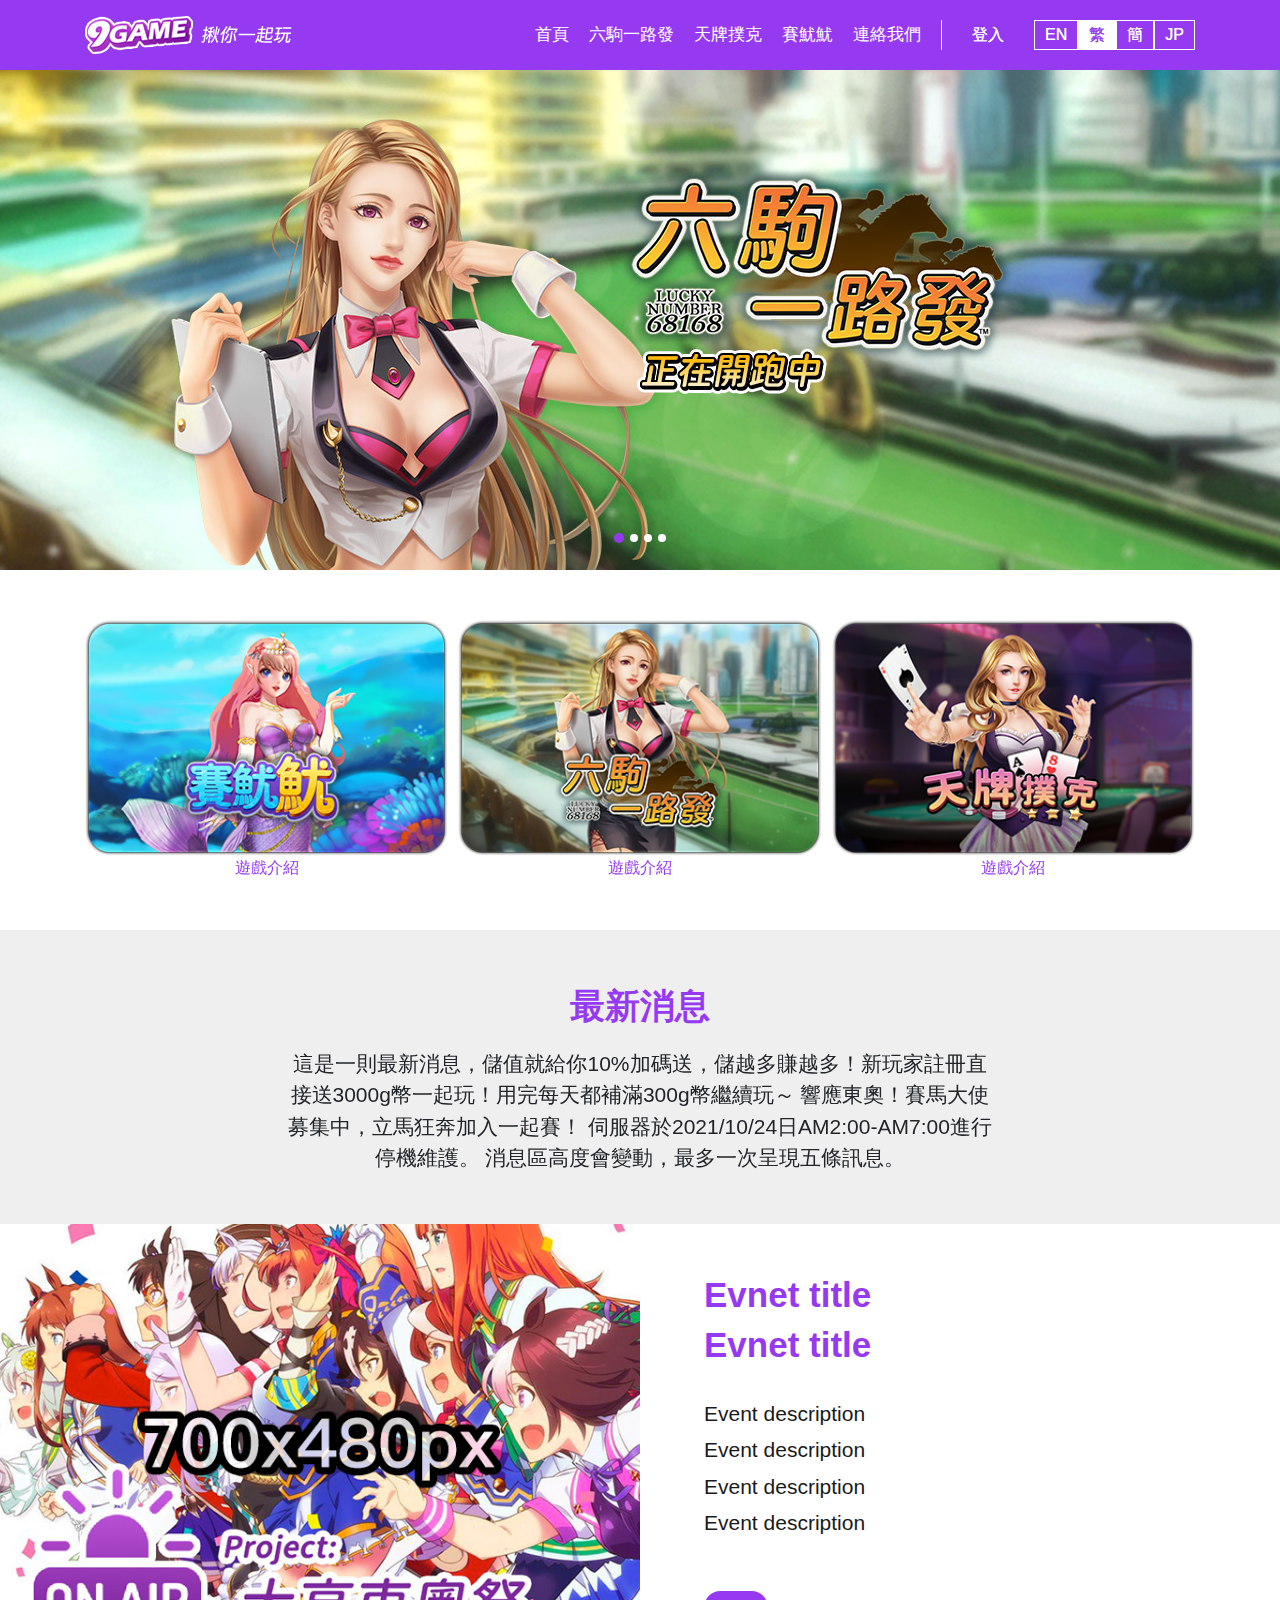
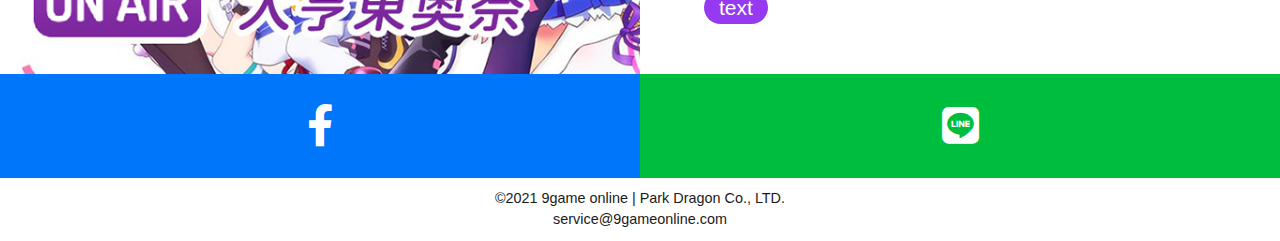
<file: index.html>
<!DOCTYPE html>
<html lang="en">

<head>
  <meta charset="UTF-8">
  <meta name="viewport" content="width=device-width, initial-scale=1.0">

  <link rel="stylesheet" href="css/bootstrap.css">
  <link rel="stylesheet" href="css/custom.css">
  <link rel="stylesheet" href="css/all.css">
  <title>Document</title>
</head>

<body>
  <div class="wrapper">
    <div id="header_fullwidth" class="header">
      <div class="d-flex flex-wrap justify-content-between container">
        <div class="logo">
          <a href="index.html"><img src="images/logo.png"></a>
        </div>
        <div id="header" class="header__nav">
            <div id="nav-border">
              <button class="mobileNav__btn d-lg-none close"></button>
              <div  class="header__topNav">
                <button class="mobileNav--Closebtn d-lg-none d-block"><i class="fas fa-times"></i></button>
                <ul class="order-lg-1 order-2">
                  <li><a href="index.html">首頁</a></li>
                  <li><a href="game.html">六駒一路發</a></li>
                  <li><a href="game.html">天牌撲克</a></li>
                  <li><a href="game.html">賽魷魷</a></li>
                  <li><a href="contact.html">連絡我們</a></li>
                </ul>
                <ul class="user__area order-lg-2 order-3">
                  <li class="login--btn"><button  type="button" data-toggle="modal" data-target="#LoginModal">登入</button></li>
                  
                  <li class="deposit--Btn"><button  type="button" data-toggle="modal" data-target="#DepositModal">儲值</button></li>
                  <li class="ChageName--btn"><button  type="button" data-toggle="modal" data-target="#ChangeNameModal">勇者<span>[300g]</span></button></li>
                  <li class="deposit--Btn"><button  id="logout" type="button">登出</button></li>
                </ul>
                <div class="lang order-lg-3 order-1">
                  <ul id="LangList">
                    <li><button>EN</button></li>
                    <li class="active"><button >繁</button></li>
                    <li><button>簡</button></li>
                    <li><button>JP</button></li>
                  </ul>
                </div>
              </div>
              <button class="mobileNav--close"></button>
            </div>  
        </div>
      </div>
    </div>
    <div class="index_slider owl-carousel owl-theme">
      <div class="item" style="background-image: url('images/zh-tw/index_banner_01.jpg');"></div>
      <div class="item" style="background-image: url('images/zh-tw/index_banner_02.jpg');"></div>
      <div class="item" style="background-image: url('images/zh-tw/play-9poker.jpg');"></div>
      <div class="item" style="background-image: url('images/zh-tw/play-68168.jpg');"></div>
    </div>
    <section class="main">
      <div class="container">
        <div class="game_slider owl-carousel owl-theme">
          <div class="item">
            <a href="game.html">
              <img src="images/game/0032.png" alt="">
              <p>遊戲介紹</p>
            </a>
          </div>
          <div class="item">
            <a href="game.html">
              <img src="images/game/0031.png" alt="">
              <p>遊戲介紹</p>
            </a>
          </div>
          <div class="item">
            <a href="game.html">
              <img src="images/game/0026.png" alt="">
              <p>遊戲介紹</p>
            </a>
          </div>
        </div>
      </div>
      <div class="newsSlider">
        <div class="container">
          <div class="title">最新消息</div>
          <div class="newsSlider__Slider owl-carousel owl-theme">
            <div class="item">
              <div class="col-lg-8 offset-lg-2">
                <p>這是一則最新消息，儲值就給你10%加碼送，儲越多賺越多！
                  ​新玩家註冊直接送3000g幣一起玩！用完每天都補滿300g幣繼續玩～
                  響應東奧！賽馬大使募集中，立馬狂奔加入一起賽！
                  伺服器於2021/10/24日AM2:00-AM7:00進行停機維護。
                  消息區高度會變動，最多一次呈現五條訊息。</p>
              </div>
            </div>
          </div>
        </div>
      </div>
      <div class="indexInfo">
        <div class="p-0 indexInfo--pic d-lg-block d-none" style="background-image: url('images/demo.png');"></div>
        <div class="p-0 indexInfo--pic d-block d-lg-none" style="background-image: url('images/demo_m.png');"></div>
        <div class="col-lg-6 col-12 p-0">
          <div class="indexInfo__textContent">
            <h3 class="indexInfo--title">
              Evnet title
            </h3>
            <h3 class="indexInfo--title">
              Evnet title
            </h3>
            <br>
            <p class="indexInfo--text">Event description</p>
            <p class="indexInfo--text">Event description</p>
            <p class="indexInfo--text">Event description</p>
            <p class="indexInfo--text">Event description</p>
            <br>
            <br>
             <a href="#" class="defult_btn2">text</a>
          </div>
        </div>
      </div>
      <div class="social__area">
        <a href="https://www.facebook.com/9gameonline" target="_blank" class="col-6 social--item social--fb"><i class="fab fa-facebook-f"></i></a>
        <a href="https://lin.ee/tvqjr5u" target="_blank" class="col-6 social--item social--line"><i class="fab fa-line"></i></a>
      </div>
    </section>
    <div id="footer" class="footer">
      <div class="container">
          <div class="col-12">
            <div class="copyright">
              <div class="d-flex flex-wrap">
                <div class="col-12  order-lg-1 order-2 mt-1 mt-lg-0 p-0">
                  <p class="text-center">©2021 9game online | Park Dragon Co., LTD.</p>
                  <p class="text-center"> <a href="">service@9gameonline.com</a> </p>
                </div>
              </div>
            </div>
          </div>
      </div>
    </div>
  </div>
  <div class="modal fade " id="LoginModal" tabindex="-1" role="dialog" aria-labelledby="LoginModalLabel"
    aria-hidden="true">
    <div class="modal-dialog  modal-sm">
      <div class="modal-content">
        <div class="modal-header">
          <h5 class="modal-title" id="LoginModalLabel">會員登入</h5>
          <button type="button" class="close" data-dismiss="modal" aria-label="Close">
            <span aria-hidden="true">&times;</span>
          </button>
        </div>
        <div class="modal-body d-flex justify-content-center">
          <ul class="loginIcon ">
            <li >
              <button><img src="images/icon/google.png" alt="" data-dismiss="modal"></button>
            </li>
            <li >
              <button><img src="images/icon/facebook.png" alt="" data-dismiss="modal"></button>
            </li>
          </ul>
        </div>
        <div class="modal-footer flex-column">
          <div class="d-flex flex-row">
            <input type="checkbox" name="cc" />
            <button data-toggle="modal" data-target="#TermsModal">我同意使用者條款</button>
          </div>
          <button type="button" class="defult_btn" data-dismiss="modal">取消</button>
        </div>
      </div>
    </div>
  </div>
  <div class="modal fade" id="TermsModal" tabindex="-1" role="dialog" aria-labelledby="TermsModalLabel" aria-hidden="true">
    <div class="modal-dialog terms modal-md">
      <div class="modal-content">
        <div class="modal-header">
          <!-- <h5 class="modal-title">點數儲值</h5>
          <h5 class="modal-title">選擇Gash金額</h5> -->
          <h5 class="modal-title">使用者條款</h5>
          <button type="button" class="close" data-dismiss="modal" aria-label="Close">
            <span aria-hidden="true">&times;</span>
          </button>
        </div>
        <div class="modal-body">
          <div class="terms_box">
            <iframe src="https://www.lipsum.com/feed/html" width="100%" frameborder="0"></iframe>
          </div>  
          
        </div>
        <div class="modal-footer">
          <button type="button" class="defult_btn" data-dismiss="modal">關閉</button>
        </div>
      </div>
    </div>
  </div>
  <div class="modal fade" id="DepositModal" tabindex="-1" role="dialog" aria-labelledby="DepositModalLabel" aria-hidden="true" >
    <div class="modal-dialog deposit modal-sm">
      <div class="modal-content">
        <div class="modal-header">
          <!-- <h5 class="modal-title">點數儲值</h5>
          <h5 class="modal-title">選擇Gash金額</h5> -->
          <h5 class="modal-title">儲值Gash金額</h5>
          <button type="button" class="close" data-dismiss="modal" aria-label="Close">
            <span aria-hidden="true">&times;</span>
          </button>
        </div>
        <div class="modal-body">
          <ul class=" deposit__list ">
            <li>
              <button><img src="images/icon/gash.png" alt=""></button>
            </li>
            <li >
              <button><img src="images/icon/mycard.png" alt=""></button>
            </li>
          </ul>
          <ul class="deposit__MoneyList">
            <li>
              <button type="button">
                <ul class="deposit__MoneyItem">
                  <li>$50</li>
                  <li><span class="text-red"><i class="fas fa-caret-right"></i></span></li>
                  <li>5,000g</li>
                </ul>
              </button>
            </li>
            <li>
              <button type="button">
                <ul class="deposit__MoneyItem">
                  <li>$100</li>
                  <li><span class="text-red"><i class="fas fa-caret-right"></i></span></li>
                  <li>10,000g</li>
                </ul>
              </button>
            </li>
            <li>
              <button type="button">
                <ul class="deposit__MoneyItem">
                  <li>$150</li>
                  <li><span class="text-red"><i class="fas fa-caret-right"></i></span></li>
                  <li>15,000g</li>
                </ul>
              </button>
            </li>
            <li>
              <button type="button">
                <ul class="deposit__MoneyItem">
                  <li>$300</li>
                  <li><span class="text-red"><i class="fas fa-caret-right"></i></span></li>
                  <li>31,500g</li>
                </ul>
              </button>
            </li>
            <li>
              <button type="button">
                <ul class="deposit__MoneyItem">
                  <li>$500</li>
                  <li><span class="text-red"><i class="fas fa-caret-right"></i></span></li>
                  <li>55,000g</li>
                </ul>
              </button>
            </li>
            <li>
              <button type="button">
                <ul class="deposit__MoneyItem">
                  <li>$1000</li>
                  <li><span class="text-red"><i class="fas fa-caret-right"></i></span></li>
                  <li>110,000g</li>
                </ul>
              </button>
            </li>
            <li>
              <button type="button">
                <ul class="deposit__MoneyItem">
                  <li>$3000</li>
                  <li><span class="text-red"><i class="fas fa-caret-right"></i></span></li>
                  <li>345,000g</li>
                </ul>
              </button>
            </li>
            <li>
              <button type="button">
                <ul class="deposit__MoneyItem">
                  <li>$5000</li>
                  <li><span class="text-red"><i class="fas fa-caret-right"></i></span></li>
                  <li>600,000g</li>
                </ul>
              </button>
            </li>
          </ul>
          <ul class="deposit__info1 text-white">
            <li><span>遊戲：</span>9ＧameOnline</li>
            <li><span>帳號：</span>勇者</li>
            <li><span>金額：</span>＄300</li>
          </ul>
          <ul class="deposit__info2 text-white">
            <li>儲值成功</li>
            <li><span>目前餘額：</span>300,000g</li>
          </ul>
          <ul class="deposit__info3 text-white">
            <li>儲值失敗</li>
            <li><span>目前餘額：</span>＄0</li>
          </ul>
        </div>
        <div class="modal-footer flex-row">
          <button type="button" id="clear" class="defult_btn">取消</button>
          <button type="button" id="submit" class="defult_btn">確定</button>
        </div>
      </div>
    </div>
  </div>
  <div class="modal fade" id="ChangeNameModal" tabindex="-1" role="dialog" aria-labelledby="ChangeNameModalLabel"
    aria-hidden="true" >
    <div class="modal-dialog  modal-sm">
      <div class="modal-content">
        <div class="modal-header">
          <h5 class="modal-title" id="ChangeNameModalLabel">更改暱稱</h5>
          <button type="button" class="close" data-dismiss="modal" aria-label="Close">
            <span aria-hidden="true">&times;</span>
          </button>
        </div>
        <div class="modal-body">
          <ul class="d-flex flex-wrap justify-content-center">
            <li>
             <button class="inputText"><i class="fas fa-pen mr-1"></i><span>女神ＡＡＡ</span></button>
            </li>
            <li class="inputBox" >
               <input type="text" id="nickName" placeholder="請輸入名稱">
            </li>
          </ul>
        </div>
        <div class="modal-footer flex-row">
          <button type="button" class="defult_btn" id="reset" >清除</button>
          <button type="button" class="defult_btn" data-dismiss="modal">確定</button>
        </div>
      </div>
    </div>
  </div>
  <script src="https://code.jquery.com/jquery-3.5.1.slim.min.js"></script>
  <!-- <script src="https://ajax.googleapis.com/ajax/libs/jquery/1.3.2/jquery.min.js"></script> -->
  <script src="https://cdn.jsdelivr.net/npm/popper.js@1.16.1/dist/umd/popper.min.js"></script>
  <script src="https://cdn.jsdelivr.net/npm/bootstrap@4.6.0/dist/js/bootstrap.min.js"></script>
  <!-- <script src="scripts/bootstrap.js"></script>
  <script src="scripts/bootstrap.bundle.js"></script> -->
  <script src="scripts/owl.carousel.js"></script>
  <script src="scripts/owl.carousel.js"></script>

  <script src="scripts/custom.js"></script>
  <div id="fb-root"></div>
  <script>
      window.fbAsyncInit = function() { FB.init({
      xfbml : true,
      version : 'v11.0' });
      };
      (function(d, s, id) {
      var js, fjs = d.getElementsByTagName(s)[0];
      if (d.getElementById(id)) return;
      js = d.createElement(s); js.id = id;
      js.src = 'https://connect.facebook.net/zh_TW/sdk/xfbml.customerchat.js'; fjs.parentNode.insertBefore(js, fjs);
      }(document, 'script', 'facebook-jssdk'));</script>
      <!-- Your Chat Plugin code --> <div class="fb-customerchat"
      attribution="setup_tool"
      page_id="104167105257980"> </div>
</body>

</html>
</file>
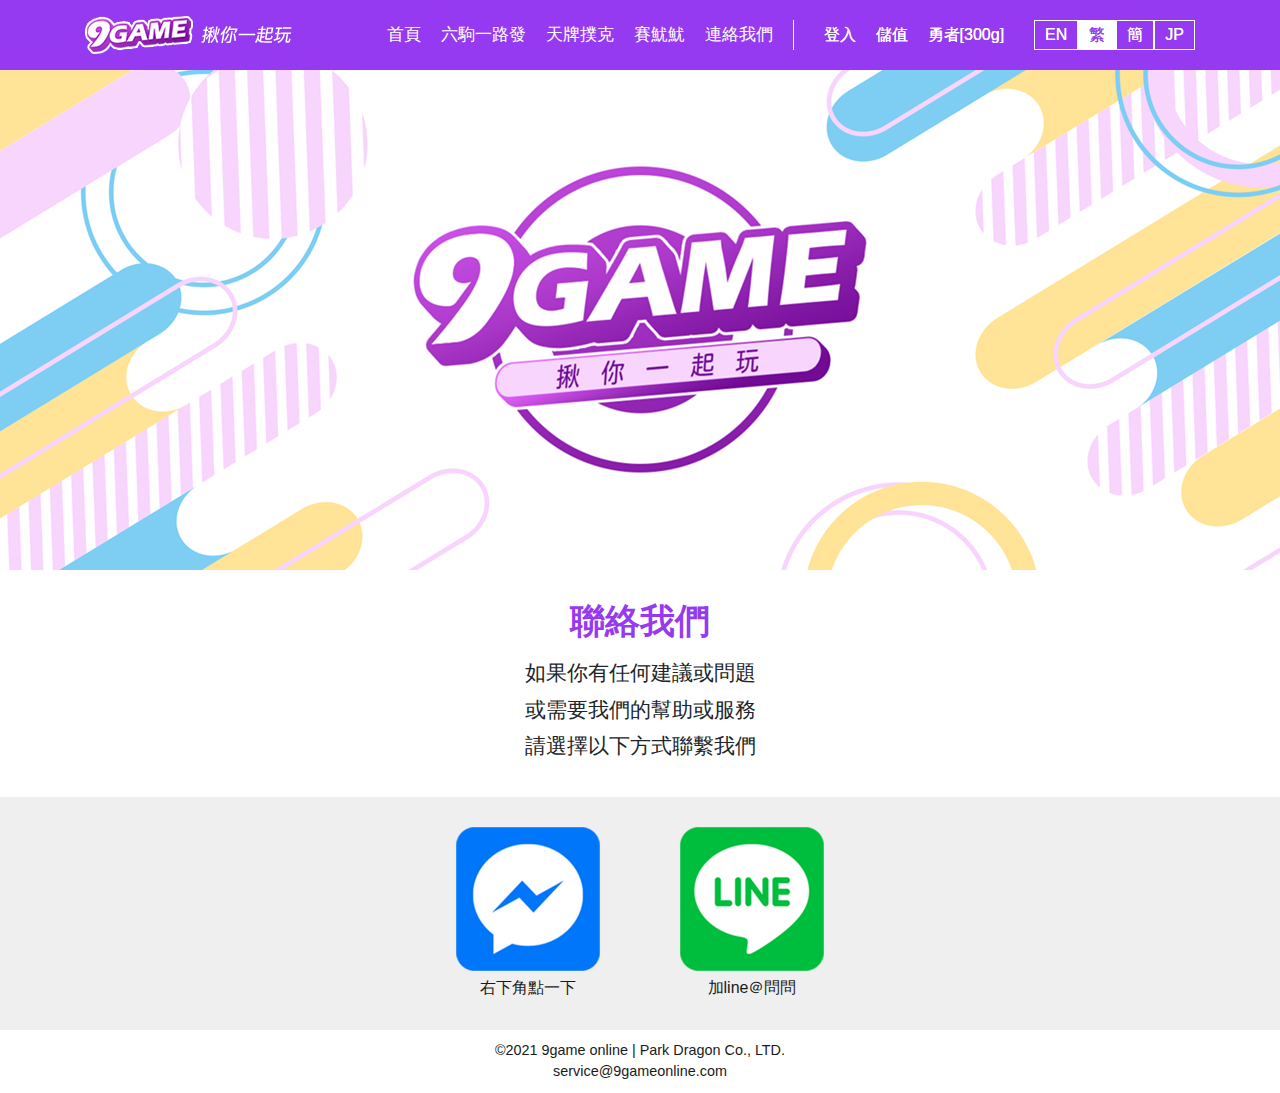
<file: contact.html>
<!DOCTYPE html>
<html lang="en">

<head>
  <meta charset="UTF-8">
  <meta name="viewport" content="width=device-width, initial-scale=1.0">

  <link rel="stylesheet" href="css/bootstrap.css">
  <link rel="stylesheet" href="css/custom.css">
  <link rel="stylesheet" href="css/all.css">
  <title>Document</title>
</head>

<body>
  <div class="wrapper">
    <div id="header_fullwidth" class="header">
      <div class="d-flex flex-wrap justify-content-between container">
        <div class="logo">
          <a href="index.html"><img src="images/logo.png"></a>
        </div>
        <div id="header" class="header__nav">
          <div id="nav-border">
            <button class="mobileNav__btn d-lg-none close"></button>
            <div class="header__topNav">
              <button class="mobileNav--Closebtn d-lg-none d-block"><i class="fas fa-times"></i></button>
              <ul class="order-lg-1 order-2">
                <li><a href="index.html">首頁</a></li>
                <li><a href="game.html">六駒一路發</a></li>
                <li><a href="game.html">天牌撲克</a></li>
                <li><a href="game.html">賽魷魷</a></li>
                <li><a href="contact.html">連絡我們</a></li>
              </ul>
              <ul class="user__area order-lg-2 order-3">
                <li><button type="button" data-toggle="modal" data-target="#LoginModal">登入</button></li>
                <li><button type="button" data-toggle="modal" data-target="#DepositModal">儲值</button></li>
                <li><button type="button" data-toggle="modal"
                    data-target="#ChangeNameModal">勇者<span>[300g]</span></button></li>
              </ul>
              <div class="lang order-lg-3 order-1">
                <ul id="LangList">
                  <li><button>EN</button></li>
                  <li class="active"><button>繁</button></li>
                  <li><button>簡</button></li>
                  <li><button>JP</button></li>
                </ul>
              </div>
            </div>

            <button class="mobileNav--close"></button>

          </div>
        </div>
      </div>
    </div>

    <section class="main">
      <div class="content">
        <div class="titleBanner" style="background-image: url('images/contactBanner.png');"></div>
        <div class="container">
          <div class="d-flex justify-content-center align-items-center flex-column content__area">
            <h3 class="title text-theme">聯絡我們</h3>
            <div class="col-md-6">
              <p class="text-center">如果你有任何建議或問題</p>
              <p class="text-center">或需要我們的幫助或服務</p>
              <p class="text-center">請選擇以下方式聯繫我們</p>
            </div>
          </div>
        </div>
        <div class="social__inner">
          <ul>
            <li class="social--messenger">
                <img src="images/icon/contact_messenger.png" alt="">
                <span>右下角點一下</span>
            </li>
            <li class="social--lineicon">
              <a href="https://lin.ee/tvqjr5u" target="_blank">
                <img src="images/icon/contact_line.png" alt="">
                <span>加line＠問問</span>
              </a>
            </li>
          </ul>
        </div>


    </section>

    <div id="footer" class="footer">
      <div class="container">

        <div class="col-12">
          <div class="copyright">
            <div class="d-flex flex-wrap">
              <div class="col-12  order-lg-1 order-2 mt-1 mt-lg-0 p-0">
                <p class="text-center">©2021 9game online | Park Dragon Co., LTD.</p>
                <p class="text-center"> <a href="">service@9gameonline.com</a> </p>
              </div>
            </div>
          </div>
        </div>
      </div>
    </div>
  </div>
  <div class="modal fade " id="LoginModal" tabindex="-1" role="dialog" aria-labelledby="LoginModalLabel"
    aria-hidden="true">
    <div class="modal-dialog  modal-sm">
      <div class="modal-content">
        <div class="modal-header">
          <h5 class="modal-title" id="LoginModalLabel">會員登入</h5>
          <button type="button" class="close" data-dismiss="modal" aria-label="Close">
            <span aria-hidden="true">&times;</span>
          </button>
        </div>
        <div class="modal-body d-flex justify-content-center">
          <ul class="loginIcon ">
            <li>
              <button><img src="images/icon/google.png" alt="" data-dismiss="modal"></button>
            </li>
            <li>
              <button><img src="images/icon/facebook.png" alt="" data-dismiss="modal"></button>
            </li>
          </ul>
        </div>
        <div class="modal-footer flex-column">
          <div class="d-flex flex-row">
            <input type="checkbox" name="cc" />
            <button data-toggle="modal" data-target="#TermsModal">我同意使用者條款</button>
          </div>
          <button type="button" class="defult_btn" data-dismiss="modal">取消</button>
        </div>
      </div>
    </div>
  </div>
  <div class="modal fade" id="TermsModal" tabindex="-1" role="dialog" aria-labelledby="TermsModalLabel"
    aria-hidden="true">
    <div class="modal-dialog terms modal-md">
      <div class="modal-content">
        <div class="modal-header">
          <!-- <h5 class="modal-title">點數儲值</h5>
        <h5 class="modal-title">選擇Gash金額</h5> -->
          <h5 class="modal-title">使用者條款</h5>
          <button type="button" class="close" data-dismiss="modal" aria-label="Close">
            <span aria-hidden="true">&times;</span>
          </button>
        </div>
        <div class="modal-body">
          <div class="terms_box">
            <iframe src="https://www.lipsum.com/feed/html" width="100%" frameborder="0"></iframe>
          </div>

        </div>
        <div class="modal-footer">
          <button type="button" class="defult_btn" data-dismiss="modal">關閉</button>
        </div>
      </div>
    </div>
  </div>
  <div class="modal fade" id="DepositModal" tabindex="-1" role="dialog" aria-labelledby="DepositModalLabel"
    aria-hidden="true">
    <div class="modal-dialog deposit modal-sm">
      <div class="modal-content">
        <div class="modal-header">
          <!-- <h5 class="modal-title">點數儲值</h5>
        <h5 class="modal-title">選擇Gash金額</h5> -->
          <h5 class="modal-title">儲值Gash金額</h5>
          <button type="button" class="close" data-dismiss="modal" aria-label="Close">
            <span aria-hidden="true">&times;</span>
          </button>
        </div>
        <div class="modal-body">
          <ul class=" deposit__list ">
            <li>
              <button><img src="images/icon/gash.png" alt=""></button>
            </li>
            <li>
              <button><img src="images/icon/mycard.png" alt=""></button>
            </li>
          </ul>
          <ul class="deposit__MoneyList">
            <li>
              <button type="button">
                <ul class="deposit__MoneyItem">
                  <li>$50</li>
                  <li><span class="text-red"><i class="fas fa-caret-right"></i></span></li>
                  <li>5,000g</li>
                </ul>
              </button>
            </li>
            <li>
              <button type="button">
                <ul class="deposit__MoneyItem">
                  <li>$100</li>
                  <li><span class="text-red"><i class="fas fa-caret-right"></i></span></li>
                  <li>10,000g</li>
                </ul>
              </button>
            </li>
            <li>
              <button type="button">
                <ul class="deposit__MoneyItem">
                  <li>$150</li>
                  <li><span class="text-red"><i class="fas fa-caret-right"></i></span></li>
                  <li>15,000g</li>
                </ul>
              </button>
            </li>
            <li>
              <button type="button">
                <ul class="deposit__MoneyItem">
                  <li>$300</li>
                  <li><span class="text-red"><i class="fas fa-caret-right"></i></span></li>
                  <li>31,500g</li>
                </ul>
              </button>
            </li>
            <li>
              <button type="button">
                <ul class="deposit__MoneyItem">
                  <li>$500</li>
                  <li><span class="text-red"><i class="fas fa-caret-right"></i></span></li>
                  <li>55,000g</li>
                </ul>
              </button>
            </li>
            <li>
              <button type="button">
                <ul class="deposit__MoneyItem">
                  <li>$1000</li>
                  <li><span class="text-red"><i class="fas fa-caret-right"></i></span></li>
                  <li>110,000g</li>
                </ul>
              </button>
            </li>
            <li>
              <button type="button">
                <ul class="deposit__MoneyItem">
                  <li>$3000</li>
                  <li><span class="text-red"><i class="fas fa-caret-right"></i></span></li>
                  <li>345,000g</li>
                </ul>
              </button>
            </li>
            <li>
              <button type="button">
                <ul class="deposit__MoneyItem">
                  <li>$5000</li>
                  <li><span class="text-red"><i class="fas fa-caret-right"></i></span></li>
                  <li>600,000g</li>
                </ul>
              </button>
            </li>
          </ul>
          <ul class="deposit__info1 text-white">
            <li><span>遊戲：</span>9ＧameOnline</li>
            <li><span>帳號：</span>勇者</li>
            <li><span>金額：</span>＄300</li>
          </ul>
          <ul class="deposit__info2 text-white">
            <li>儲值成功</li>
            <li><span>目前餘額：</span>300,000g</li>
          </ul>
          <ul class="deposit__info3 text-white">
            <li>儲值失敗</li>
            <li><span>目前餘額：</span>＄0</li>
          </ul>
        </div>
        <div class="modal-footer flex-row">
          <button type="button" id="clear" class="defult_btn">取消</button>
          <button type="button" id="submit" class="defult_btn">確定</button>
        </div>
      </div>
    </div>
  </div>
  <div class="modal fade" id="ChangeNameModal" tabindex="-1" role="dialog" aria-labelledby="ChangeNameModalLabel"
    aria-hidden="true">
    <div class="modal-dialog  modal-sm">
      <div class="modal-content">
        <div class="modal-header">
          <h5 class="modal-title" id="ChangeNameModalLabel">更改暱稱</h5>
          <button type="button" class="close" data-dismiss="modal" aria-label="Close">
            <span aria-hidden="true">&times;</span>
          </button>
        </div>
        <div class="modal-body">
          <ul class="d-flex flex-wrap justify-content-center">
            <li>
              <button class="inputText"><i class="fas fa-pen mr-1"></i><span>女神ＡＡＡ</span></button>
            </li>
            <li class="inputBox">
              <input type="text" id="nickName" placeholder="請輸入名稱">
            </li>
          </ul>
        </div>
        <div class="modal-footer flex-row">
          <button type="button" class="defult_btn" id="reset">清除</button>
          <button type="button" class="defult_btn" data-dismiss="modal">確定</button>
        </div>
      </div>
    </div>
  </div>
  <script src="https://code.jquery.com/jquery-3.5.1.slim.min.js"></script>
  <!-- <script src="https://ajax.googleapis.com/ajax/libs/jquery/1.3.2/jquery.min.js"></script> -->
  <script src="https://cdn.jsdelivr.net/npm/popper.js@1.16.1/dist/umd/popper.min.js"></script>
  <script src="https://cdn.jsdelivr.net/npm/bootstrap@4.6.0/dist/js/bootstrap.min.js"></script>
  <!-- <script src="scripts/bootstrap.js"></script>
  <script src="scripts/bootstrap.bundle.js"></script> -->
  <script src="scripts/owl.carousel.js"></script>
  <script src="scripts/owl.carousel.js"></script>

  <script src="scripts/custom.js"></script>
  <div id="fb-root"></div>
  <script>
    window.fbAsyncInit = function () {
      FB.init({
        xfbml: true,
        version: 'v11.0'
      });
    };
    (function (d, s, id) {
      var js, fjs = d.getElementsByTagName(s)[0];
      if (d.getElementById(id)) return;
      js = d.createElement(s);
      js.id = id;
      js.src = 'https://connect.facebook.net/zh_TW/sdk/xfbml.customerchat.js';
      fjs.parentNode.insertBefore(js, fjs);
    }(document, 'script', 'facebook-jssdk'));
  </script>
  <!-- Your Chat Plugin code -->
  <div class="fb-customerchat" attribution="setup_tool" page_id="104167105257980"> </div>
</body>

</html>
</file>
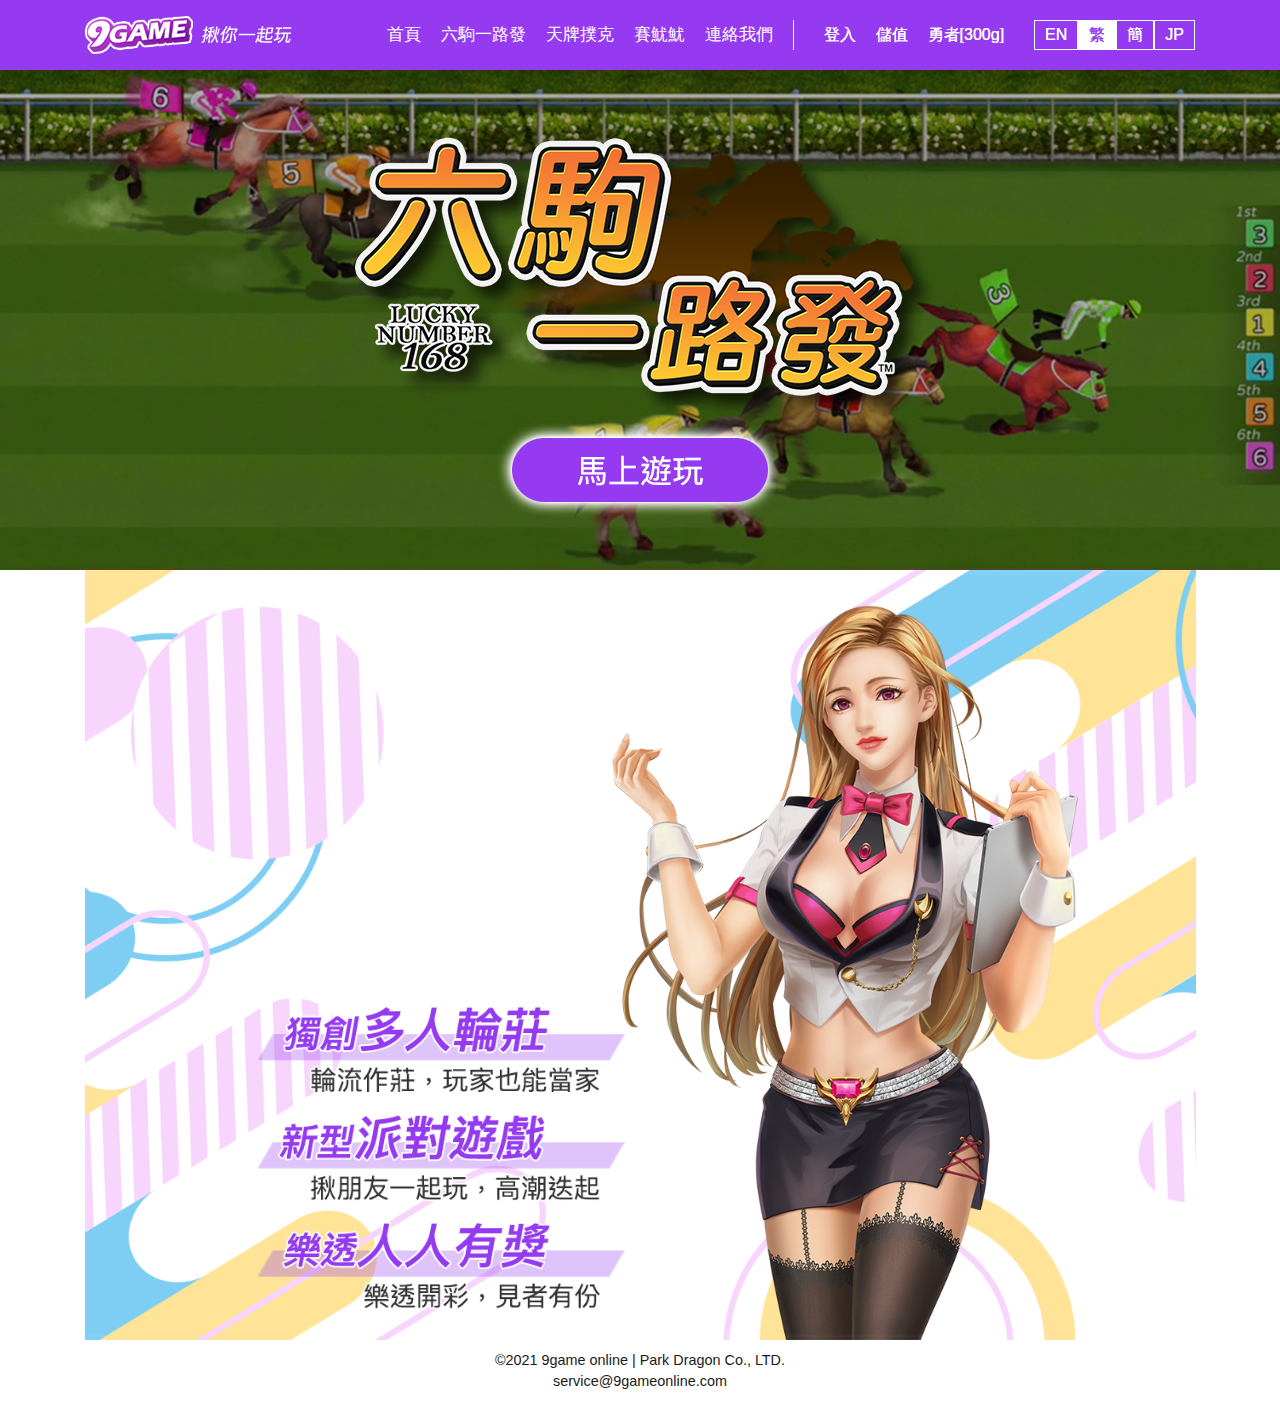
<file: game.html>
<!DOCTYPE html>
<html lang="en">

<head>
  <meta charset="UTF-8">
  <meta name="viewport" content="width=device-width, initial-scale=1.0">

  <link rel="stylesheet" href="css/bootstrap.css">
  <link rel="stylesheet" href="css/custom.css">
  <link rel="stylesheet" href="css/all.css">
  <title>Document</title>
</head>

<body>
  <div class="wrapper">
    <div id="header_fullwidth" class="header">
      <div class="d-flex flex-wrap justify-content-between container">
        <div class="logo">
          <a href="index.html"><img src="images/logo.png"></a>
        </div>
        <div id="header" class="header__nav">
            <div id="nav-border">
              <button class="mobileNav__btn d-lg-none close"></button>
              <div  class="header__topNav">
                <button class="mobileNav--Closebtn d-lg-none d-block"><i class="fas fa-times"></i></button>
                <ul class="order-lg-1 order-2">
                  <li><a href="index.html">首頁</a></li>
                  <li><a href="game.html">六駒一路發</a></li>
                  <li><a href="game.html">天牌撲克</a></li>
                  <li><a href="game.html">賽魷魷</a></li>
                  <li><a href="contact.html">連絡我們</a></li>
                </ul>
                <ul class="user__area order-lg-2 order-3">
                  <li><button  type="button" data-toggle="modal" data-target="#LoginModal">登入</button></li>
                  <li><button  type="button" data-toggle="modal" data-target="#DepositModal">儲值</button></li>
                  <li><button  type="button" data-toggle="modal" data-target="#ChangeNameModal">勇者<span>[300g]</span></button></li>
                </ul>
                <div class="lang order-lg-3 order-1">
                  <ul id="LangList">
                    <li><button>EN</button></li>
                    <li class="active"><button >繁</button></li>
                    <li><button>簡</button></li>
                    <li><button>JP</button></li>
                  </ul>
                </div>
              </div>
            
              <button class="mobileNav--close"></button>
            
            </div>  
        </div>
      </div>
    </div>
   
    <section class="main">
      <div class="content">
        <div class="titleBanner" style="background-image: url('images/zh-tw/Banner.png');">
      </div>
      <div class="game" style="background-image: url('images/game-BG.png');">
        <div class="container">
            <div class="game__video">
                <div class="col-lg-6">
                    <div class="terms_box">
                        <iframe width="100%" src="https://www.youtube.com/embed/8It8QnrfcMI" title="YouTube video player" frameborder="0" allow="accelerometer; autoplay; clipboard-write; encrypted-media; gyroscope; picture-in-picture" allowfullscreen></iframe>
                    </div>
                    <div class="game__info text-lg-right text-center">
                        <img src="images/zh-tw/Slogan.png" alt="">
                    </div>
                </div>
            </div>
        </div>
          
      </div>
    </section>
    
    <div id="footer" class="footer">
      <div class="container">
         
          <div class="col-12">
            <div class="copyright">
              <div class="d-flex flex-wrap">
                <div class="col-12  order-lg-1 order-2 mt-1 mt-lg-0 p-0">
                  <p class="text-center">©2021 9game online | Park Dragon Co., LTD.</p>
                  <p class="text-center"> <a href="">service@9gameonline.com</a> </p>
                </div>
              </div>
            </div>
          </div>
      </div>
    </div>
  </div>
  <div class="modal fade " id="LoginModal" tabindex="-1" role="dialog" aria-labelledby="LoginModalLabel"
  aria-hidden="true">
  <div class="modal-dialog  modal-sm">
    <div class="modal-content">
      <div class="modal-header">
        <h5 class="modal-title" id="LoginModalLabel">會員登入</h5>
        <button type="button" class="close" data-dismiss="modal" aria-label="Close">
          <span aria-hidden="true">&times;</span>
        </button>
      </div>
      <div class="modal-body d-flex justify-content-center">
        <ul class="loginIcon ">
          <li >
            <button><img src="images/icon/google.png" alt="" data-dismiss="modal"></button>
          </li>
          <li >
            <button><img src="images/icon/facebook.png" alt="" data-dismiss="modal"></button>
          </li>
        </ul>
      </div>
      <div class="modal-footer flex-column">
        <div class="d-flex flex-row">
          <input type="checkbox" name="cc" />
          <button data-toggle="modal" data-target="#TermsModal">我同意使用者條款</button>
        </div>
        <button type="button" class="defult_btn" data-dismiss="modal">取消</button>
      </div>
    </div>
  </div>
</div>
  <div class="modal fade " id="LoginModal" tabindex="-1" role="dialog" aria-labelledby="LoginModalLabel"
  aria-hidden="true">
  <div class="modal-dialog  modal-sm">
    <div class="modal-content">
      <div class="modal-header">
        <h5 class="modal-title" id="LoginModalLabel">會員登入</h5>
        <button type="button" class="close" data-dismiss="modal" aria-label="Close">
          <span aria-hidden="true">&times;</span>
        </button>
      </div>
      <div class="modal-body d-flex justify-content-center">
        <ul class="loginIcon ">
          <li >
            <button><img src="images/icon/google.png" alt="" data-dismiss="modal"></button>
          </li>
          <li >
            <button><img src="images/icon/facebook.png" alt="" data-dismiss="modal"></button>
          </li>
        </ul>
      </div>
      <div class="modal-footer flex-column">
        <div class="d-flex flex-row">
          <input type="checkbox" name="cc" />
          <button data-toggle="modal" data-target="#TermsModal">我同意使用者條款</button>
        </div>
        <button type="button" class="defult_btn" data-dismiss="modal">取消</button>
      </div>
    </div>
  </div>
</div>
<div class="modal fade" id="TermsModal" tabindex="-1" role="dialog" aria-labelledby="TermsModalLabel" aria-hidden="true">
  <div class="modal-dialog terms modal-md">
    <div class="modal-content">
      <div class="modal-header">
        <!-- <h5 class="modal-title">點數儲值</h5>
        <h5 class="modal-title">選擇Gash金額</h5> -->
        <h5 class="modal-title">使用者條款</h5>
        <button type="button" class="close" data-dismiss="modal" aria-label="Close">
          <span aria-hidden="true">&times;</span>
        </button>
      </div>
      <div class="modal-body">
        <div class="terms_box">
          <iframe src="https://www.lipsum.com/feed/html" width="100%" frameborder="0"></iframe>
        </div>  
        
      </div>
      <div class="modal-footer">
        <button type="button" class="defult_btn" data-dismiss="modal">關閉</button>
      </div>
    </div>
  </div>
</div>
<div class="modal fade" id="DepositModal" tabindex="-1" role="dialog" aria-labelledby="DepositModalLabel" aria-hidden="true" >
  <div class="modal-dialog deposit modal-sm">
    <div class="modal-content">
      <div class="modal-header">
        <!-- <h5 class="modal-title">點數儲值</h5>
        <h5 class="modal-title">選擇Gash金額</h5> -->
        <h5 class="modal-title">儲值Gash金額</h5>
        <button type="button" class="close" data-dismiss="modal" aria-label="Close">
          <span aria-hidden="true">&times;</span>
        </button>
      </div>
      <div class="modal-body">
        <ul class=" deposit__list ">
          <li>
            <button><img src="images/icon/gash.png" alt=""></button>
          </li>
          <li >
            <button><img src="images/icon/mycard.png" alt=""></button>
          </li>
        </ul>
        <ul class="deposit__MoneyList">
          <li>
            <button type="button">
              <ul class="deposit__MoneyItem">
                <li>$50</li>
                <li><span class="text-red"><i class="fas fa-caret-right"></i></span></li>
                <li>5,000g</li>
              </ul>
            </button>
          </li>
          <li>
            <button type="button">
              <ul class="deposit__MoneyItem">
                <li>$100</li>
                <li><span class="text-red"><i class="fas fa-caret-right"></i></span></li>
                <li>10,000g</li>
              </ul>
            </button>
          </li>
          <li>
            <button type="button">
              <ul class="deposit__MoneyItem">
                <li>$150</li>
                <li><span class="text-red"><i class="fas fa-caret-right"></i></span></li>
                <li>15,000g</li>
              </ul>
            </button>
          </li>
          <li>
            <button type="button">
              <ul class="deposit__MoneyItem">
                <li>$300</li>
                <li><span class="text-red"><i class="fas fa-caret-right"></i></span></li>
                <li>31,500g</li>
              </ul>
            </button>
          </li>
          <li>
            <button type="button">
              <ul class="deposit__MoneyItem">
                <li>$500</li>
                <li><span class="text-red"><i class="fas fa-caret-right"></i></span></li>
                <li>55,000g</li>
              </ul>
            </button>
          </li>
          <li>
            <button type="button">
              <ul class="deposit__MoneyItem">
                <li>$1000</li>
                <li><span class="text-red"><i class="fas fa-caret-right"></i></span></li>
                <li>110,000g</li>
              </ul>
            </button>
          </li>
          <li>
            <button type="button">
              <ul class="deposit__MoneyItem">
                <li>$3000</li>
                <li><span class="text-red"><i class="fas fa-caret-right"></i></span></li>
                <li>345,000g</li>
              </ul>
            </button>
          </li>
          <li>
            <button type="button">
              <ul class="deposit__MoneyItem">
                <li>$5000</li>
                <li><span class="text-red"><i class="fas fa-caret-right"></i></span></li>
                <li>600,000g</li>
              </ul>
            </button>
          </li>
        </ul>
        <ul class="deposit__info1 text-white">
          <li><span>遊戲：</span>9ＧameOnline</li>
          <li><span>帳號：</span>勇者</li>
          <li><span>金額：</span>＄300</li>
        </ul>
        <ul class="deposit__info2 text-white">
          <li>儲值成功</li>
          <li><span>目前餘額：</span>300,000g</li>
        </ul>
        <ul class="deposit__info3 text-white">
          <li>儲值失敗</li>
          <li><span>目前餘額：</span>＄0</li>
        </ul>
      </div>
      <div class="modal-footer flex-row">
        <button type="button" id="clear" class="defult_btn">取消</button>
        <button type="button" id="submit" class="defult_btn">確定</button>
      </div>
    </div>
  </div>
</div>
<div class="modal fade" id="ChangeNameModal" tabindex="-1" role="dialog" aria-labelledby="ChangeNameModalLabel"
  aria-hidden="true" >
  <div class="modal-dialog  modal-sm">
    <div class="modal-content">
      <div class="modal-header">
        <h5 class="modal-title" id="ChangeNameModalLabel">更改暱稱</h5>
        <button type="button" class="close" data-dismiss="modal" aria-label="Close">
          <span aria-hidden="true">&times;</span>
        </button>
      </div>
      <div class="modal-body">
        <ul class="d-flex flex-wrap justify-content-center">
          <li>
           <button class="inputText"><i class="fas fa-pen mr-1"></i><span>女神ＡＡＡ</span></button>
          </li>
          <li class="inputBox" >
             <input type="text" id="nickName" placeholder="請輸入名稱">
          </li>
        </ul>
      </div>
      <div class="modal-footer flex-row">
        <button type="button" class="defult_btn" id="reset" >清除</button>
        <button type="button" class="defult_btn" data-dismiss="modal">確定</button>
      </div>
    </div>
  </div>
</div>
  <script src="https://code.jquery.com/jquery-3.5.1.slim.min.js"></script>
  <!-- <script src="https://ajax.googleapis.com/ajax/libs/jquery/1.3.2/jquery.min.js"></script> -->
  <script src="https://cdn.jsdelivr.net/npm/popper.js@1.16.1/dist/umd/popper.min.js"></script>
  <script src="https://cdn.jsdelivr.net/npm/bootstrap@4.6.0/dist/js/bootstrap.min.js"></script>
  <!-- <script src="scripts/bootstrap.js"></script>
  <script src="scripts/bootstrap.bundle.js"></script> -->
  <script src="scripts/owl.carousel.js"></script>
  <script src="scripts/owl.carousel.js"></script>

  <script src="scripts/custom.js"></script>
 <!-- Load Facebook SDK for JavaScript --> 
 <div id="fb-root"></div>
<script>
    window.fbAsyncInit = function() { FB.init({
    xfbml : true,
    version : 'v11.0' });
    };
    (function(d, s, id) {
    var js, fjs = d.getElementsByTagName(s)[0];
    if (d.getElementById(id)) return;
    js = d.createElement(s); js.id = id;
    js.src = 'https://connect.facebook.net/zh_TW/sdk/xfbml.customerchat.js'; fjs.parentNode.insertBefore(js, fjs);
    }(document, 'script', 'facebook-jssdk'));</script>
    <!-- Your Chat Plugin code --> <div class="fb-customerchat"
    attribution="setup_tool"
    page_id="104167105257980"> </div>
</body>

</html>
</file>
<file: css/custom.css>
@charset "UTF-8";
/* scss default */
.theme_btn, .yellow_btn, .white_btn, .gray_btn, .aqua_btn, .green_btn, .orange_btn, .delete_btn {
  display: inline-block;
  padding: 6px 12px;
  margin-bottom: 0;
  font-size: 14px;
  letter-spacing: 1px;
  font-weight: 300;
  text-align: center;
  vertical-align: middle;
  text-justify: inter-ideograph;
  cursor: pointer;
  -webkit-user-select: none;
          user-select: none;
  border-radius: 30px;
  background-image: none;
}

.delete_btn {
  color: #fff;
  background-color: #FF4136;
  transition: all 0.3s ease-in-out;
}
.delete_btn:hover, .delete_btn:focus, .delete_btn.focus, .delete_btn:active, .delete_btn.active {
  background-color: #fff;
  transition: all 0.3s ease;
  color: #FF4136;
  outline: none;
}

.text-delete {
  color: #fff;
}

.bg-delete {
  background-color: #fff;
}

.orange_btn {
  color: #fff;
  background-color: #FF851B;
  transition: all 0.3s ease-in-out;
}
.orange_btn:hover, .orange_btn:focus, .orange_btn.focus, .orange_btn:active, .orange_btn.active {
  background-color: #fff;
  transition: all 0.3s ease;
  color: #FF851B;
  outline: none;
}

.text-orange {
  color: #fff;
}

.bg-orange {
  background-color: #fff;
}

.green_btn {
  color: #fff;
  background-color: #2ECC40;
  transition: all 0.3s ease-in-out;
}
.green_btn:hover, .green_btn:focus, .green_btn.focus, .green_btn:active, .green_btn.active {
  background-color: #fff;
  transition: all 0.3s ease;
  color: #2ECC40;
  outline: none;
}

.text-green {
  color: #fff;
}

.bg-green {
  background-color: #fff;
}

.aqua_btn {
  color: #fff;
  background-color: #7FDBFF;
  transition: all 0.3s ease-in-out;
}
.aqua_btn:hover, .aqua_btn:focus, .aqua_btn.focus, .aqua_btn:active, .aqua_btn.active {
  background-color: #fff;
  transition: all 0.3s ease;
  color: #7FDBFF;
  outline: none;
}

.text-aqua {
  color: #fff;
}

.bg-aqua {
  background-color: #fff;
}

.gray_btn {
  color: #fff;
  background-color: #aaa;
  transition: all 0.3s ease-in-out;
}
.gray_btn:hover, .gray_btn:focus, .gray_btn.focus, .gray_btn:active, .gray_btn.active {
  background-color: #fff;
  transition: all 0.3s ease;
  color: #aaa;
  outline: none;
}

.text-gray {
  color: #fff;
}

.bg-gray {
  background-color: #fff;
}

.white_btn {
  color: #1a1a1a;
  background-color: #fff;
  transition: all 0.3s ease-in-out;
}
.white_btn:hover, .white_btn:focus, .white_btn.focus, .white_btn:active, .white_btn.active {
  background-color: #1a1a1a;
  transition: all 0.3s ease;
  color: #fff;
  outline: none;
}

.text-white {
  color: #1a1a1a;
}

.bg-white {
  background-color: #1a1a1a;
}

.yellow_btn {
  color: #FFDC00;
  background-color: #FFDC00;
  transition: all 0.3s ease-in-out;
}
.yellow_btn:hover, .yellow_btn:focus, .yellow_btn.focus, .yellow_btn:active, .yellow_btn.active {
  background-color: #FFDC00;
  transition: all 0.3s ease;
  color: #FFDC00;
  outline: none;
}

.text-yellow {
  color: #FFDC00;
}

.bg-yellow {
  background-color: #FFDC00;
}

.theme_btn {
  color: #963af1;
  background-color: #963af1;
  transition: all 0.3s ease-in-out;
}
.theme_btn:hover, .theme_btn:focus, .theme_btn.focus, .theme_btn:active, .theme_btn.active {
  background-color: #963af1;
  transition: all 0.3s ease;
  color: #963af1;
  outline: none;
}

.text-theme {
  color: #963af1;
}

.bg-theme {
  background-color: #963af1;
}

.mt-0 {
  margin-top: 0px;
}

.mt-5 {
  margin-top: 5px;
}

.mt-10 {
  margin-top: 10px;
}

.mt-15 {
  margin-top: 15px;
}

.mt-20 {
  margin-top: 20px;
}

.mt-25 {
  margin-top: 25px;
}

.mt-30 {
  margin-top: 30px;
}

.mt-35 {
  margin-top: 35px;
}

.mt-40 {
  margin-top: 40px;
}

.mt-45 {
  margin-top: 45px;
}

.mt-50 {
  margin-top: 50px;
}

.mr-0 {
  margin-right: 0px;
}

.mr-5 {
  margin-right: 5px;
}

.mr-10 {
  margin-right: 10px;
}

.mr-15 {
  margin-right: 15px;
}

.mr-20 {
  margin-right: 20px;
}

.mr-25 {
  margin-right: 25px;
}

.mr-30 {
  margin-right: 30px;
}

.mr-35 {
  margin-right: 35px;
}

.mr-40 {
  margin-right: 40px;
}

.mr-45 {
  margin-right: 45px;
}

.mr-50 {
  margin-right: 50px;
}

.mb-0 {
  margin-bottom: 0px;
}

.mb-5 {
  margin-bottom: 5px;
}

.mb-10 {
  margin-bottom: 10px;
}

.mb-15 {
  margin-bottom: 15px;
}

.mb-20 {
  margin-bottom: 20px;
}

.mb-25 {
  margin-bottom: 25px;
}

.mb-30 {
  margin-bottom: 30px;
}

.mb-35 {
  margin-bottom: 35px;
}

.mb-40 {
  margin-bottom: 40px;
}

.mb-45 {
  margin-bottom: 45px;
}

.mb-50 {
  margin-bottom: 50px;
}

.ml-0 {
  margin-left: 0px;
}

.ml-5 {
  margin-left: 5px;
}

.ml-10 {
  margin-left: 10px;
}

.ml-15 {
  margin-left: 15px;
}

.ml-20 {
  margin-left: 20px;
}

.ml-25 {
  margin-left: 25px;
}

.ml-30 {
  margin-left: 30px;
}

.ml-35 {
  margin-left: 35px;
}

.ml-40 {
  margin-left: 40px;
}

.ml-45 {
  margin-left: 45px;
}

.ml-50 {
  margin-left: 50px;
}

.m0 {
  margin: 0px;
}

.m5 {
  margin: 5px;
}

.m10 {
  margin: 10px;
}

.m15 {
  margin: 15px;
}

.m20 {
  margin: 20px;
}

.m25 {
  margin: 25px;
}

.m30 {
  margin: 30px;
}

.m35 {
  margin: 35px;
}

.m40 {
  margin: 40px;
}

.m45 {
  margin: 45px;
}

.m50 {
  margin: 50px;
}

.pt-0 {
  padding-top: 0px;
}

.pt-5 {
  padding-top: 5px;
}

.pt-10 {
  padding-top: 10px;
}

.pt-15 {
  padding-top: 15px;
}

.pt-20 {
  padding-top: 20px;
}

.pt-25 {
  padding-top: 25px;
}

.pt-30 {
  padding-top: 30px;
}

.pt-35 {
  padding-top: 35px;
}

.pt-40 {
  padding-top: 40px;
}

.pt-45 {
  padding-top: 45px;
}

.pt-50 {
  padding-top: 50px;
}

.pr-0 {
  padding-right: 0px;
}

.pr-5 {
  padding-right: 5px;
}

.pr-10 {
  padding-right: 10px;
}

.pr-15 {
  padding-right: 15px;
}

.pr-20 {
  padding-right: 20px;
}

.pr-25 {
  padding-right: 25px;
}

.pr-30 {
  padding-right: 30px;
}

.pr-35 {
  padding-right: 35px;
}

.pr-40 {
  padding-right: 40px;
}

.pr-45 {
  padding-right: 45px;
}

.pr-50 {
  padding-right: 50px;
}

.pb-0 {
  padding-bottom: 0px;
}

.pb-5 {
  padding-bottom: 5px;
}

.pb-10 {
  padding-bottom: 10px;
}

.pb-15 {
  padding-bottom: 15px;
}

.pb-20 {
  padding-bottom: 20px;
}

.pb-25 {
  padding-bottom: 25px;
}

.pb-30 {
  padding-bottom: 30px;
}

.pb-35 {
  padding-bottom: 35px;
}

.pb-40 {
  padding-bottom: 40px;
}

.pb-45 {
  padding-bottom: 45px;
}

.pb-50 {
  padding-bottom: 50px;
}

.pl-0 {
  padding-left: 0px;
}

.pl-5 {
  padding-left: 5px;
}

.pl-10 {
  padding-left: 10px;
}

.pl-15 {
  padding-left: 15px;
}

.pl-20 {
  padding-left: 20px;
}

.pl-25 {
  padding-left: 25px;
}

.pl-30 {
  padding-left: 30px;
}

.pl-35 {
  padding-left: 35px;
}

.pl-40 {
  padding-left: 40px;
}

.pl-45 {
  padding-left: 45px;
}

.pl-50 {
  padding-left: 50px;
}

.p-0 {
  padding: 0px;
}

.p-5 {
  padding: 5px;
}

.p-10 {
  padding: 10px;
}

.p-15 {
  padding: 15px;
}

.p-20 {
  padding: 20px;
}

.p-25 {
  padding: 25px;
}

.p-30 {
  padding: 30px;
}

.p-35 {
  padding: 35px;
}

.p-40 {
  padding: 40px;
}

.p-45 {
  padding: 45px;
}

.p-50 {
  padding: 50px;
}

/*
 *  Owl Carousel - Core
 */
.owl-carousel {
  display: none;
  width: 100%;
  -webkit-tap-highlight-color: transparent;
  /* position relative and z-index fix webkit rendering fonts issue */
  position: relative;
  z-index: 1;
}
.owl-carousel .owl-stage {
  position: relative;
  touch-action: manipulation;
  -moz-backface-visibility: hidden;
  /* fix firefox animation glitch */
}
.owl-carousel .owl-stage:after {
  content: ".";
  display: block;
  clear: both;
  visibility: hidden;
  line-height: 0;
  height: 0;
}
.owl-carousel .owl-stage-outer {
  position: relative;
  overflow: hidden;
  /* fix for flashing background */
  -webkit-transform: translate3d(0px, 0px, 0px);
}
.owl-carousel .owl-wrapper,
.owl-carousel .owl-item {
  -webkit-backface-visibility: hidden;
  -moz-backface-visibility: hidden;
  -ms-backface-visibility: hidden;
  -webkit-transform: translate3d(0, 0, 0);
  -moz-transform: translate3d(0, 0, 0);
  -ms-transform: translate3d(0, 0, 0);
}
.owl-carousel .owl-item {
  position: relative;
  min-height: 1px;
  float: left;
  -webkit-backface-visibility: hidden;
  -webkit-tap-highlight-color: transparent;
  -webkit-touch-callout: none;
}
.owl-carousel .owl-item img {
  display: block;
  width: 100%;
}
.owl-carousel .owl-nav.disabled,
.owl-carousel .owl-dots.disabled {
  display: none;
}
.owl-carousel .owl-nav .owl-prev,
.owl-carousel .owl-nav .owl-next,
.owl-carousel .owl-dot {
  cursor: pointer;
  -webkit-user-select: none;
  user-select: none;
}
.owl-carousel .owl-nav button.owl-prev,
.owl-carousel .owl-nav button.owl-next,
.owl-carousel button.owl-dot {
  background: none;
  color: inherit;
  border: none;
  padding: 0 !important;
  font: inherit;
}
.owl-carousel .owl-dots {
  display: flex;
  justify-content: center;
  align-items: center;
}
.owl-carousel button.owl-dot {
  width: 8px;
  height: 8px;
  display: block;
  background: #fff;
  border-radius: 100%;
  margin: 3px !important;
}
.owl-carousel button.owl-dot.active {
  width: 10px;
  height: 10px;
  display: block;
  background: #963af1;
  border-radius: 100%;
}
.owl-carousel.owl-loaded {
  display: block;
}
.owl-carousel.owl-loading {
  opacity: 0;
  display: block;
}
.owl-carousel.owl-hidden {
  opacity: 0;
}
.owl-carousel.owl-refresh .owl-item {
  visibility: hidden;
}
.owl-carousel.owl-drag .owl-item {
  touch-action: pan-y;
  -webkit-user-select: none;
  user-select: none;
}
.owl-carousel.owl-grab {
  cursor: move;
  cursor: grab;
}
.owl-carousel.owl-rtl {
  direction: rtl;
}
.owl-carousel.owl-rtl .owl-item {
  float: right;
}

/* No Js */
.no-js .owl-carousel {
  display: block;
}

/*
 *  Owl Carousel - Animate Plugin
 */
.owl-carousel .animated {
  animation-duration: 1000ms;
  animation-fill-mode: both;
}
.owl-carousel .owl-animated-in {
  z-index: 0;
}
.owl-carousel .owl-animated-out {
  z-index: 1;
}
.owl-carousel .fadeOut {
  animation-name: fadeOut;
}

@keyframes fadeOut {
  0% {
    opacity: 1;
  }
  100% {
    opacity: 0;
  }
}
/*
 * 	Owl Carousel - Auto Height Plugin
 */
.owl-height {
  transition: height 500ms ease-in-out;
}

/*
 * 	Owl Carousel - Lazy Load Plugin
 */
.owl-carousel .owl-item {
  /**
  	This is introduced due to a bug in IE11 where lazy loading combined with autoheight plugin causes a wrong
  	calculation of the height of the owl-item that breaks page layouts
   */
}
.owl-carousel .owl-item .owl-lazy {
  opacity: 0;
  transition: opacity 400ms ease;
}
.owl-carousel .owl-item .owl-lazy[src^=""], .owl-carousel .owl-item .owl-lazy:not([src]) {
  max-height: 0;
}
.owl-carousel .owl-item img.owl-lazy {
  transform-style: preserve-3d;
}

/*
 * 	Owl Carousel - Video Plugin
 */
.owl-carousel .owl-video-wrapper {
  position: relative;
  height: 100%;
  background: #000;
}
.owl-carousel .owl-video-play-icon {
  position: absolute;
  height: 80px;
  width: 80px;
  left: 50%;
  top: 50%;
  margin-left: -40px;
  margin-top: -40px;
  background: url("owl.video.play.png") no-repeat;
  cursor: pointer;
  z-index: 1;
  -webkit-backface-visibility: hidden;
  transition: transform 100ms ease;
}
.owl-carousel .owl-video-play-icon:hover {
  transform: scale(1.3, 1.3);
}
.owl-carousel .owl-video-playing .owl-video-tn,
.owl-carousel .owl-video-playing .owl-video-play-icon {
  display: none;
}
.owl-carousel .owl-video-tn {
  opacity: 0;
  height: 100%;
  background-position: center center;
  background-repeat: no-repeat;
  background-size: contain;
  transition: opacity 400ms ease;
}
.owl-carousel .owl-video-frame {
  position: relative;
  z-index: 1;
  height: 100%;
  width: 100%;
}

/*
 * 	Default theme - Owl Carousel CSS File
 */
.owl-theme .owl-nav {
  margin-top: 10px;
  text-align: center;
  -webkit-tap-highlight-color: transparent;
}
.owl-theme .owl-nav [class*=owl-] {
  color: #FFF;
  font-size: 14px;
  margin: 5px;
  padding: 4px 7px;
  background: #D6D6D6;
  display: inline-block;
  cursor: pointer;
  border-radius: 3px;
}
.owl-theme .owl-nav [class*=owl-]:hover {
  background: #869791;
  color: #FFF;
  text-decoration: none;
}
.owl-theme .owl-nav .disabled {
  opacity: 0.5;
  cursor: default;
}
.owl-theme .owl-nav.disabled + .owl-dots {
  margin-top: 10px;
}
.owl-theme .owl-dots {
  text-align: center;
  -webkit-tap-highlight-color: transparent;
}
.owl-theme .owl-dots .owl-dot {
  display: inline-block;
  zoom: 1;
  *display: inline;
}
.owl-theme .owl-dots .owl-dot span {
  display: block;
  -webkit-backface-visibility: visible;
  transition: opacity 200ms ease;
  border-radius: 30px;
}
.owl-theme .owl-dots .owl-dot.active span, .owl-theme .owl-dots .owl-dot:hover span {
  background: #869791;
}
html {
  overflow-x: hidden;
}

body {
  font-family: ‘Trebuchet MS’, "Microsoft JhengHei", Arial, Helvetica, sans-serif !important;
  background-repeat: no-repeat;
  background-position: center;
  overflow-x: hidden;
}

a:hover {
  text-decoration: none;
}

*:hover {
  text-decoration: none;
}

ul {
  padding: 0px;
  margin: 0px;
}
ul li {
  list-style-type: none;
}

ol {
  margin-bottom: 0px;
}
ol.EnglishListStyle li {
  list-style-type: lower-alpha;
}
ol li {
  list-style-type: decimal;
}

@media only screen and (max-width: 991px) {
  hr {
    margin: 10px 0;
  }
}

select {
  color: #fff;
  outline: none;
  padding: 6px 10px;
  height: 35px;
  background-color: rgba(197, 171, 181, 0.17);
  width: 100%;
  border: 0px;
}
select option {
  background-color: #1a1a1a;
}

input {
  color: #fff;
  outline: none;
  padding: 5px 10px;
  background-color: rgba(197, 171, 181, 0.17);
  width: 100%;
  border: 0px;
}
input option {
  background-color: #1a1a1a;
}

input[type=checkbox] {
  width: 20px;
  height: 20px;
  margin-right: 5px;
}

input[type=checkbox] + label {
  color: #f2f2f2;
}

input[type=checkbox] + label span {
  display: inline-block;
  width: 20px;
  height: 20px;
  margin: 0px 5px 0 0;
  vertical-align: middle;
  background-color: #fff;
  border-radius: 3px;
  cursor: pointer;
}

input[type=checkbox]:checked + label span:after {
  content: "";
  font-family: "Font Awesome 5 Free";
  font-weight: 900;
  color: #963af1;
  display: flex;
  align-items: center;
  justify-content: center;
}

.text-red {
  color: #FF4136;
}

.defult_btn {
  background: #fff;
  color: #963af1;
  padding: 2px 10px;
  border-radius: 30px;
  font-size: 0.875em;
}
.defult_btn:active, .defult_btn:focus, .defult_btn:hover {
  background-color: #FFDC00;
  transition: all 0.3s ease;
  color: #1a1a1a;
}
.defult_btn i {
  margin-right: 5px;
}

.defult_btn2 {
  padding: 5px 15px;
  font-size: 1.3125em;
  border-radius: 30px;
  background: #963af1;
  color: #fff;
}
.defult_btn2:active, .defult_btn2:focus, .defult_btn2:hover {
  background-color: #FFDC00;
  transition: all 0.3s ease;
  color: #1a1a1a;
}
.defult_btn2 i {
  margin-right: 5px;
}

.title {
  font-size: 2.1875em;
  text-transform: uppercase;
  margin-bottom: 15px;
  font-weight: bold;
  text-align: center;
  justify-content: center;
  display: flex;
  width: 100%;
  color: #963af1;
}
@media only screen and (max-width: 768px) {
  .title {
    font-size: 1.575em;
    margin-bottom: 10px;
  }
}
@media only screen and (max-width: 480px) {
  .title {
    font-size: 1.3125em;
  }
}

#nav-border {
  width: 100%;
  display: flex;
}

.header {
  position: fixed;
  width: 100%;
  display: flex;
  justify-content: space-between;
  top: 0;
  z-index: 100;
  background-color: #963af1;
}
.header .container {
  padding-top: 10px;
  padding-bottom: 10px;
}
@media only screen and (max-width: 1199px) {
  .header .container {
    max-width: 100%;
    padding: 10px 15px;
  }
}
@media only screen and (max-width: 991px) {
  .header .container {
    padding: 10px 10px;
  }
}
.header__nav {
  display: flex;
  width: calc(100% - 230px);
  align-items: center;
}
@media only screen and (max-width: 991px) {
  .header__nav {
    width: auto;
  }
}
.header__topNav {
  display: flex;
  padding: 10px 0 10px;
  width: 100%;
}
@media only screen and (max-width: 991px) {
  .header__topNav {
    padding: 50px 20px;
    display: flex;
    flex-direction: column;
    width: 300px;
    background-color: #963af1;
    position: fixed;
    right: -300px;
    justify-content: start;
    align-items: flex-start;
    height: 100vh;
    overflow-y: auto;
    top: 0px;
    z-index: 1000000000;
  }
  .close .header__topNav {
    right: -300px;
    animation: mobile_navClose 0.3s 1;
  }
  .open .header__topNav {
    animation: mobile_navOpen 0.3s 1;
    right: 0px;
  }
}
.header__topNav ul {
  display: flex;
  flex-direction: row;
  align-items: center;
  justify-content: flex-end;
  width: 100%;
}
@media only screen and (max-width: 991px) {
  .header__topNav ul {
    flex-direction: column;
    justify-content: flex-start !important;
  }
}
.header__topNav ul li {
  padding: 0 10px;
  cursor: pointer;
}
@media only screen and (max-width: 1199px) {
  .header__topNav ul li {
    padding: 0 5px;
  }
}
@media only screen and (max-width: 991px) {
  .header__topNav ul li {
    width: 100%;
    padding: 5px;
  }
}
.header__topNav ul li:hover a {
  color: #FFDC00;
}
.header__topNav ul li a {
  width: 100%;
  color: #fff;
  text-transform: capitalize;
  font-size: 1.05em;
}
@media only screen and (max-width: 1280px) {
  .header__topNav ul li a {
    font-size: 1.05em;
  }
}
.header__content {
  display: flex;
  flex-wrap: wrap;
  padding-left: 20px;
  width: calc(100% - 170px);
}
@media only screen and (max-width: 991px) {
  .header__content {
    width: 100%;
    padding: 0px;
  }
}

button {
  background-color: transparent;
  text-shadow: 0 0 0;
  border: 0px;
  color: #fff;
  padding: 0px;
  outline: none;
  cursor: pointer;
}
button:hover {
  outline: none;
}
button:active {
  outline: none;
}
button:focus {
  outline: none;
}

.clear {
  clear: both;
}

.clearfix:after {
  clear: both;
}

.login a:hover {
  color: #FFDC00;
}
.login ul {
  display: flex;
  flex-direction: row;
  align-items: center;
}
.login ul li {
  margin: 0 5px;
}
.login ul li:before {
  color: #fff;
}
.login ul li:last-child button {
  border-left: 1px solid #fff;
  padding: 0 10px;
}

.mobieUserInfo--btn {
  width: 100%;
}

.modal-header {
  justify-content: center;
  padding: 0px;
  border-bottom: 0px;
}
.modal-header .close {
  color: #fff;
  font-size: 1.3125em;
  position: absolute;
  right: 20px;
}
.modal-header .close:hover {
  opacity: 1 !important;
}
.modal-title {
  color: #fff;
  font-weight: bold;
  font-size: 1.3125em;
  text-align: center;
  width: 100%;
}
.modal-footer {
  border-top: 0px;
  justify-content: center;
  display: flex;
  padding: 0px;
}
.modal-content {
  padding: 20px;
  background-color: #963af1;
  border-radius: 15px;
}
.modal-sm .modal-content {
  max-width: 300px;
  margin: 0 auto;
}

.terms_box {
  position: relative;
  padding-bottom: 58%;
  overflow: hidden;
}
.terms_box iframe {
  position: absolute;
  top: 0;
  left: 0;
  width: 100% !important;
  height: 100% !important;
}

.deposit__MoneyList, .deposit__list {
  display: flex;
  flex-direction: column;
}
.deposit__MoneyList li, .deposit__list li {
  background-color: #fff;
  border-radius: 30px;
  display: flex;
  justify-content: center;
  padding: 5px 0;
  margin-bottom: 10px;
  position: relative;
}
.deposit__MoneyList li:hover, .deposit__MoneyList li:focus, .deposit__MoneyList li:active, .deposit__list li:hover, .deposit__list li:focus, .deposit__list li:active {
  transform: translateY(3px);
  box-shadow: inset 3px 3px 10px rgba(0, 0, 0, 0.7);
  transition: all 0.3s ease-in-out;
}
.deposit__MoneyList li img, .deposit__list li img {
  max-height: 30px;
}
.deposit__MoneyList li {
  background-color: #fff;
  border-radius: 30px;
  display: flex;
  justify-content: center;
  padding: 5px 30px;
  margin-bottom: 10px;
  position: relative;
}
.deposit__MoneyList li button {
  width: 100%;
}
.deposit__MoneyItem {
  display: flex;
  flex-direction: row;
  width: 100%;
  justify-content: space-between;
}
.deposit__MoneyItem li {
  color: #963af1;
  margin-bottom: 0px;
  padding: 0px;
  display: flex;
  align-items: center;
  background-color: transparent;
}
.deposit__MoneyItem li:hover, .deposit__MoneyItem li:active, .deposit__MoneyItem li:focus {
  box-shadow: 0px 0px;
  transform: translateY(0px);
}

.loginIcon {
  display: flex;
  flex-direction: row;
  flex-wrap: wrap;
  width: 170px;
}
.loginIcon li {
  padding: 5px;
}

.inputText, .inputBox input {
  background-color: #fff;
  border-radius: 30px;
  color: #1a1a1a;
  padding: 5px 15px;
}
.inputText i, .inputBox input i {
  color: #963af1;
}

.lang {
  display: flex;
  align-items: center;
}
@media only screen and (max-width: 991px) {
  .lang {
    justify-content: flex-end;
    margin-bottom: 20px;
  }
}
.lang ul {
  display: flex;
  flex-direction: row;
  justify-content: center;
}
.lang ul li {
  display: flex;
  flex-direction: row;
  padding: 0px;
  align-items: center;
  width: auto;
  border: 1px solid #fff;
}
.lang ul li button {
  font-size: 1;
  padding: 2px 10px;
}
.lang ul li.active button {
  background-color: #fff;
  color: #963af1;
}

.game_slider {
  padding: 50px 0;
}
@media only screen and (max-width: 991px) {
  .game_slider {
    padding: 30px 0;
  }
}
@media only screen and (max-width: 768px) {
  .game_slider {
    padding: 20px 0;
  }
}
.game_slider a {
  color: #963af1;
}
.game_slider a:hover img {
  transform: scale(0.95);
  position: relative;
  transition: all 0.3s ease-in-out;
}
.game_slider a p {
  text-align: center;
  margin-bottom: 0px;
}
@media only screen and (max-width: 768px) {
  .game_slider a p {
    font-size: 0.875em;
  }
}

.newsSlider {
  background-color: #efefef;
  padding: 50px 0;
  display: flex;
}
@media only screen and (max-width: 768px) {
  .newsSlider {
    padding: 20px 0;
  }
}
.newsSlider p {
  text-align: center;
  margin-bottom: 0px;
  line-height: 1.5;
  font-size: 1.3125em;
}
@media only screen and (max-width: 768px) {
  .newsSlider p {
    font-size: 0.9625em;
  }
}
@media only screen and (max-width: 480px) {
  .newsSlider p {
    font-size: 0.875em;
  }
}

.indexInfo {
  display: flex;
  flex-direction: row;
  min-height: 50vh;
}
@media only screen and (max-width: 991px) {
  .indexInfo {
    flex-direction: column;
    min-height: auto;
  }
}
.indexInfo--pic {
  background-size: cover;
  background-position: center;
  width: 50%;
}
@media only screen and (max-width: 991px) {
  .indexInfo--pic {
    height: 500px;
    width: 100%;
  }
}
@media only screen and (max-width: 767px) {
  .indexInfo--pic {
    height: 400px;
  }
}
@media only screen and (max-width: 480px) {
  .indexInfo--pic {
    height: 350px;
  }
}
@media only screen and (max-width: 375px) {
  .indexInfo--pic {
    height: 250px;
  }
}
.indexInfo__textContent {
  padding: 50px 10%;
}
@media only screen and (max-width: 768px) {
  .indexInfo__textContent {
    padding: 30px 10%;
  }
}
.indexInfo--title {
  color: #963af1;
  font-weight: bold;
  font-size: 2.1875em;
}
@media only screen and (max-width: 480px) {
  .indexInfo--title {
    font-size: 1.4875em;
  }
}
.indexInfo--text {
  font-size: 1.3125em;
  color: #1a1a1a;
  margin-bottom: 5px;
}
@media only screen and (max-width: 480px) {
  .indexInfo--text {
    font-size: 1.05em;
    margin-bottom: 5px;
    line-height: 1.2;
  }
}

.social__area {
  display: flex;
}
.social--item {
  padding: 30px 0px;
  text-align: center;
}
@media only screen and (max-width: 991px) {
  .social--item {
    padding: 15px 0;
  }
}
.social--item i {
  color: #fff;
  font-size: 2.625em;
}
@media only screen and (max-width: 480px) {
  .social--item i {
    font-size: 1.75em;
  }
}
.social--fb {
  background-color: #0076fb;
}
.social--line {
  background-color: #00be3d;
}
.social--lineicon {
  color: #00be3d;
}
.social--lineicon a {
  color: #00be3d;
  display: flex;
}
.social--messenger a {
  color: #0076fb;
  display: flex;
}
.social__inner {
  background-color: #efefef;
  padding: 30px 0;
}
.social__inner ul {
  display: flex;
  justify-content: center;
  align-items: center;
}
.social__inner ul li {
  display: flex;
  flex-direction: column;
  margin: 0 40px;
  justify-content: center;
  align-items: center;
}
@media only screen and (max-width: 480px) {
  .social__inner ul li {
    margin: 0 20px;
  }
}
.social__inner ul li a {
  display: flex;
  flex-direction: column;
  justify-content: center;
  align-items: center;
}
.social__inner ul li a i {
  font-size: 4.375em;
}
.social__inner ul li span {
  margin-top: 5px;
  color: #1a1a1a;
}
@media only screen and (max-width: 768px) {
  .social__inner ul li img {
    max-width: 60px;
  }
}

.index_slider {
  padding-top: 70px;
}
@media only screen and (max-width: 991px) {
  .index_slider {
    padding-top: 58px;
  }
}
@media only screen and (max-width: 480px) {
  .index_slider {
    padding-top: 40px;
  }
}
.index_slider.owl-theme .owl-dots {
  margin-top: -40px !important;
  position: absolute;
  width: 100%;
}
@media only screen and (max-width: 768px) {
  .index_slider.owl-theme .owl-dots {
    margin-top: -20px !important;
  }
}
.index_slider .item {
  background-size: cover;
  background-position: center;
  height: 500px;
}
@media only screen and (max-width: 1199px) {
  .index_slider .item {
    height: 400px;
  }
}
@media only screen and (max-width: 991px) {
  .index_slider .item {
    height: 380px;
  }
}
@media only screen and (max-width: 768px) {
  .index_slider .item {
    height: 280px;
  }
}
@media only screen and (max-width: 480px) {
  .index_slider .item {
    height: 230px;
  }
}
@media only screen and (max-width: 375px) {
  .index_slider .item {
    height: 180px;
  }
}

.close {
  opacity: 1;
  text-shadow: 0 0px 0 transparent;
  font-size: 1.05em;
}
.close:hover {
  opacity: 1 !important;
}

.mobileNav__btn {
  color: #fff;
  display: none;
}
@media only screen and (max-width: 991px) {
  .mobileNav__btn {
    display: flex;
    align-items: center;
    width: 40px;
  }
  .mobileNav__btn i {
    font-size: 1.3125em;
  }
}
.mobileNav__btn.open {
  font-size: 1.5rem;
}
@media only screen and (max-width: 991px) {
  .mobileNav__btn.open {
    font-size: 1.3125em;
  }
}
.mobileNav__btn.open:after {
  content: "";
  font-family: "Font Awesome 5 Free";
  font-weight: 900;
}
.mobileNav__btn.close {
  opacity: 1;
  display: flex;
  justify-content: center;
}
.mobileNav__btn.close:after {
  content: "";
  font-family: "Font Awesome 5 Free";
  font-weight: 900;
}
.mobileNav__btn.close:hover {
  color: #fff;
  opacity: 1 !important;
}
.mobileNav--Closebtn {
  width: 100%;
  text-align: right;
  color: #fff;
  z-index: 1000000001;
  position: absolute;
  right: 20px;
  margin-top: 5px;
}
.mobileNav--Closebtn i {
  font-size: 18px;
}
.mobileNav--user {
  display: none;
  color: #fff;
  flex-direction: column;
  align-items: center;
}
.mobileNav--user i {
  color: #1a1a1a;
  font-size: 24px;
  width: 60px;
  height: 60px;
  display: flex;
  justify-content: center;
  align-items: center;
  border: 10px solid;
  border-image-slice: 1;
  border-radius: 100%;
  border-width: 5px;
  background: linear-gradient(30deg, rgba(247, 206, 0, 0.73) 26%, #fcf9a9 41%, #fffcdb 44%, #f9f490 62%, #f2a90054 87%, #f2a900e0 88%, #fcf649b5 100%);
}
.mobileNav--member {
  font-size: 15.6px;
  font-weight: bold;
}
.mobileNav--close {
  background-color: rgba(0, 0, 0, 0.6);
  width: 100%;
  height: 100%;
  position: fixed;
  display: block;
  top: 0px;
  left: 0px;
  z-index: 10000000;
}

.user__area {
  color: #fff;
  padding: 0px;
  padding: 3px 20px;
  border-left: 1px solid #fff;
  display: flex;
  margin-left: 10px;
  white-space: nowrap;
  align-items: center;
  width: auto !important;
}
@media only screen and (max-width: 1199px) {
  .user__area {
    padding: 3px 10px;
  }
}
@media only screen and (max-width: 991px) {
  .user__area {
    border-left: 0px;
    border-top: 1px solid #fff;
    margin-top: 15px;
    padding: 15px 5px 0;
    width: 100% !important;
    margin-left: 0px;
  }
}

.logo {
  float: left;
  position: relative;
  z-index: 10000000;
  display: flex;
  align-items: center;
}
.logo img {
  max-height: 60px;
}
@media only screen and (max-width: 480px) {
  .logo img {
    max-width: 200px;
  }
}

.content {
  padding-top: 70px;
}
@media only screen and (max-width: 991px) {
  .content {
    padding-top: 58px;
  }
}
@media only screen and (max-width: 480px) {
  .content {
    padding-top: 40px;
  }
}
.content__area {
  padding: 30px 0;
}
.content__area p {
  font-size: 1.3125em;
  margin-bottom: 5px;
}

.titleBanner {
  height: 500px;
  background-size: cover;
  background-position: center;
}
@media only screen and (max-width: 1199px) {
  .titleBanner {
    height: 400px;
  }
}
@media only screen and (max-width: 991px) {
  .titleBanner {
    height: 380px;
  }
}
@media only screen and (max-width: 768px) {
  .titleBanner {
    height: 280px;
  }
}
@media only screen and (max-width: 480px) {
  .titleBanner {
    height: 230px;
  }
}
@media only screen and (max-width: 375px) {
  .titleBanner {
    height: 180px;
  }
}
.titleBanner img {
  width: 100%;
}

.game {
  background-size: contain;
  background-position: top center;
  background-repeat: no-repeat;
}
@media only screen and (max-width: 991px) {
  .game {
    background-image: url("../images/game-BG-m.png") !important;
    min-height: auto;
    background-size: cover;
    padding-bottom: 30px;
  }
}
.game__video {
  padding-top: 100px;
}
@media only screen and (max-width: 991px) {
  .game__video {
    padding-top: 30px;
  }
}
.game__info {
  padding: 30px 0;
  text-align: center;
}
.game__info img {
  width: 100%;
  max-width: 70%;
}

.footer {
  float: left;
  width: 100%;
  color: #efefef;
}
.footer p {
  font-size: 14.4px;
  line-height: 1.5;
  margin-bottom: 0px;
  color: #1a1a1a;
}
.footer a {
  color: #1a1a1a;
}
.footer .payicon {
  display: flex;
  flex-direction: row;
  flex-wrap: wrap;
  width: 100%;
  justify-content: center;
}
.footer .payicon img {
  max-height: 40px;
}

.copyright {
  color: #fff;
  padding: 10px 0;
}

@keyframes mobile_navClose {
  from {
    right: 0px;
  }
  to {
    right: -300px;
  }
}
@keyframes mobile_navOpen {
  from {
    right: -300px;
  }
  to {
    right: 0px;
  }
}
/*# sourceMappingURL=custom.css.map */
</file>
